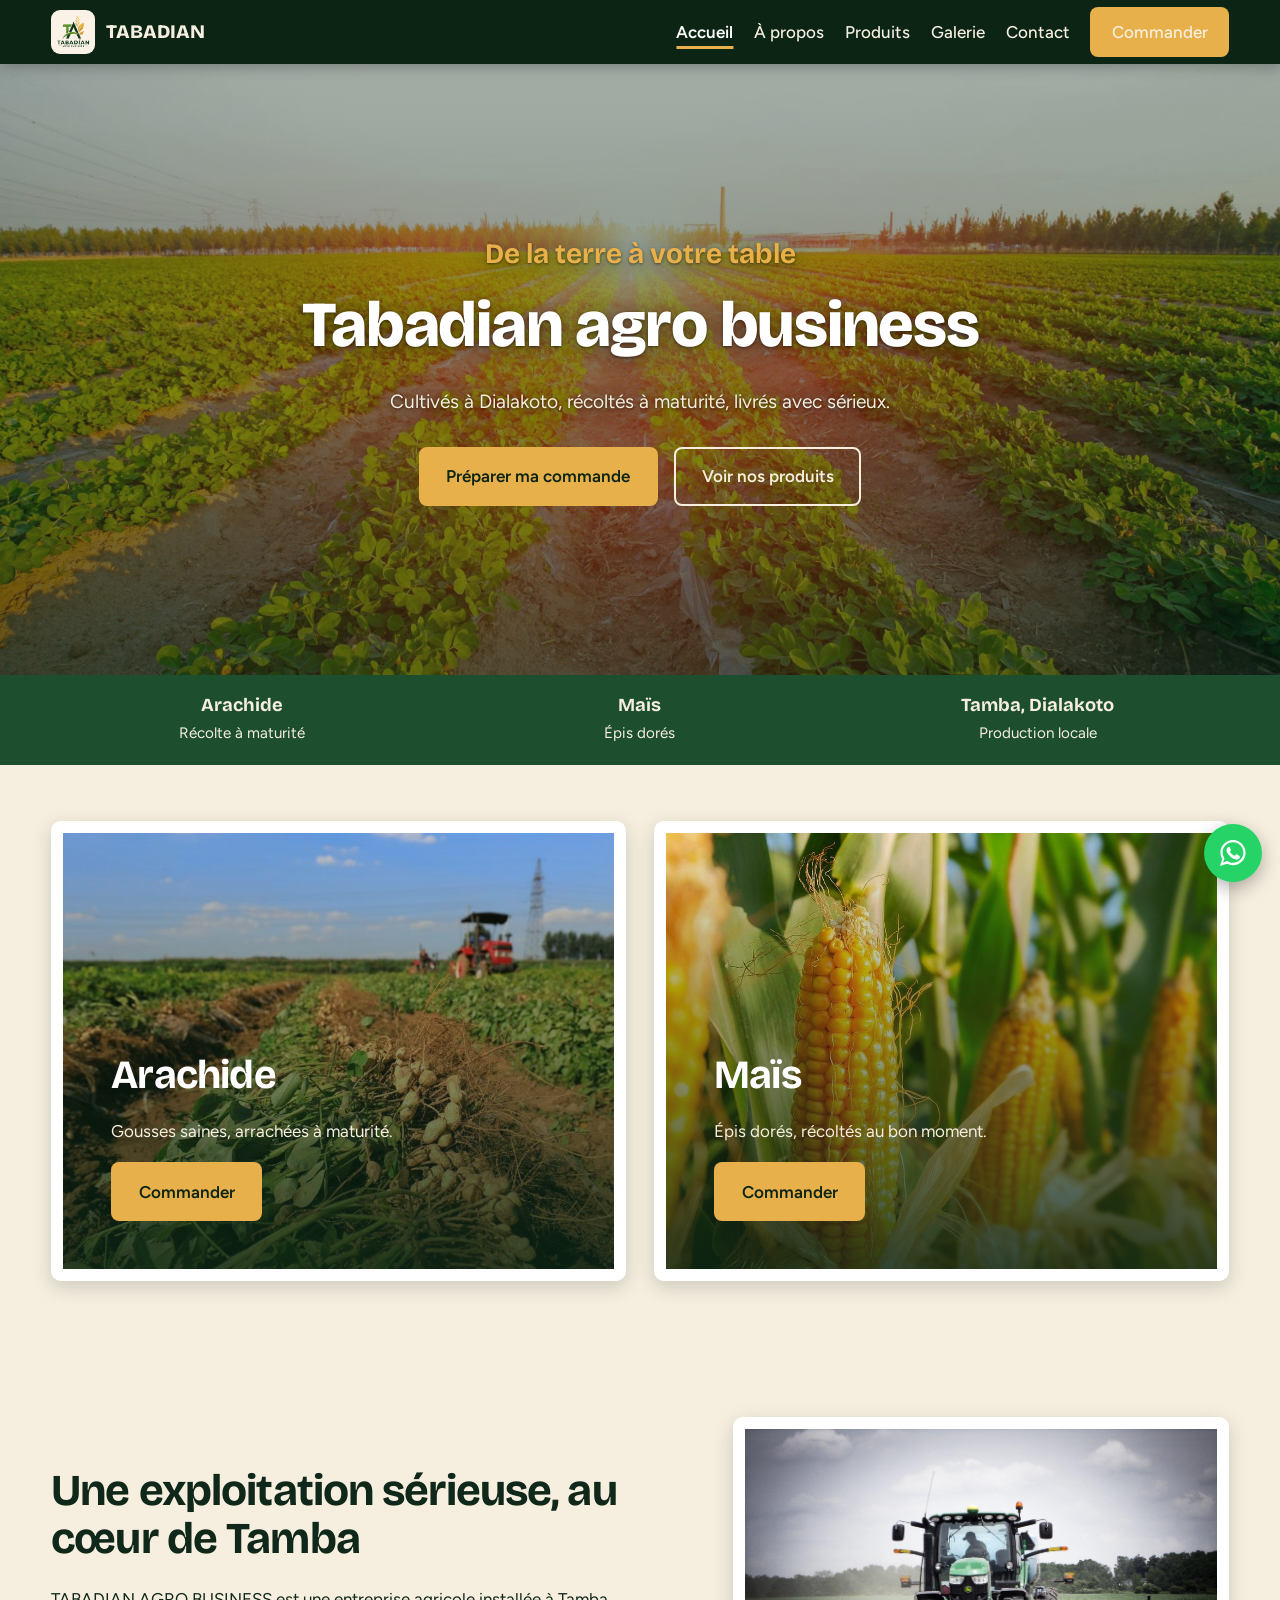
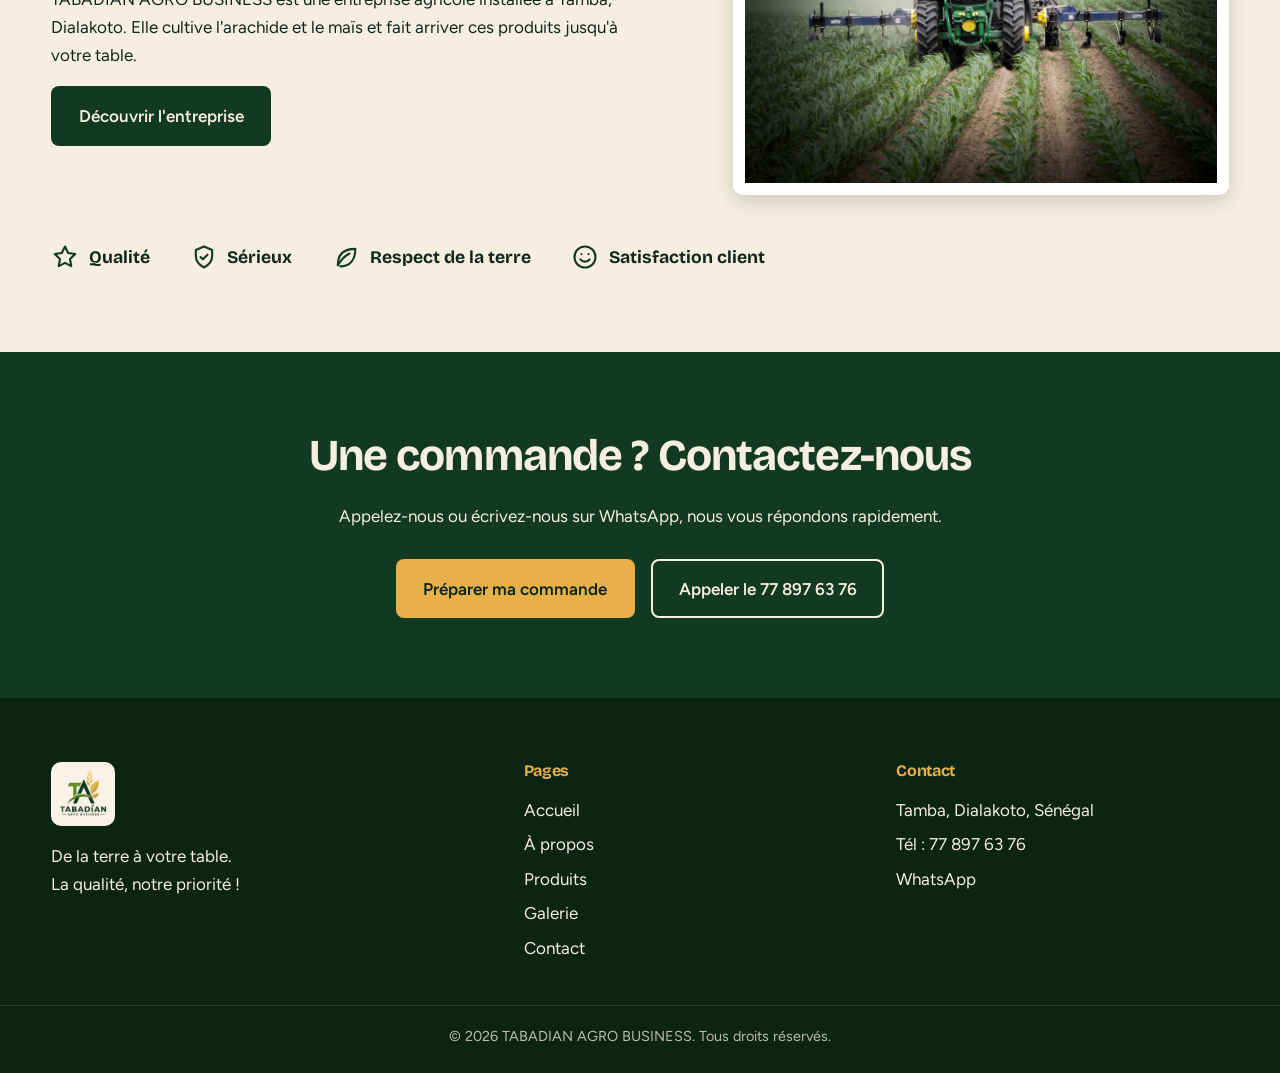
<file: index.html>
<!DOCTYPE html>
<html lang="fr">
<head>
<meta charset="UTF-8">
<meta name="viewport" content="width=device-width, initial-scale=1">
<title>Accueil | TABADIAN AGRO BUSINESS</title>
<meta name="description" content="Arachide et maïs cultivés à Tamba, Dialakoto (Sénégal). De la terre à votre table.">
<link rel="preconnect" href="https://fonts.googleapis.com">
<link rel="preconnect" href="https://fonts.gstatic.com" crossorigin>
<link href="https://fonts.googleapis.com/css2?family=Bricolage+Grotesque:opsz,wght@12..96,500;12..96,700;12..96,800&family=Figtree:wght@400;500;600&display=swap" rel="stylesheet">
<link rel="stylesheet" href="css/style.css">
<script src="js/main.js" defer></script>
</head>
<body>
<header id="top">
  <nav class="w nav" aria-label="Navigation principale">
    <a class="logo" href="index.html"><img src="images/logo.jpg" alt="Logo TABADIAN AGRO BUSINESS" width="44" height="44"><span>TABADIAN</span></a>
    <button class="burger" aria-label="Ouvrir le menu" aria-expanded="false"><span></span><span></span><span></span></button>
    <ul class="menu"><li><a href="index.html" aria-current="page">Accueil</a></li><li><a href="a-propos.html">À propos</a></li><li><a href="productions.html">Produits</a></li><li><a href="galerie.html">Galerie</a></li><li><a href="contact.html">Contact</a></li><li><a class="btn or" href="productions.html#commande">Commander</a></li></ul>
  </nav>
</header>
<main>
<section class="hero" id="accueil">
  <div class="w">
    <p class="sl">De la terre à votre table</p>
    <h1>Tabadian agro business</h1>
    <p>Cultivés à Dialakoto, récoltés à maturité, livrés avec sérieux.</p>
    <div class="act"><a class="btn or" href="productions.html#commande">Préparer ma commande</a><a class="btn ligne" href="#produits">Voir nos produits</a></div>
  </div>
</section>
<div class="bande"><div class="w">
  <div><b>Arachide</b><span>Récolte à maturité</span></div>
  <div><b>Maïs</b><span>Épis dorés</span></div>
  <div><b>Tamba, Dialakoto</b><span>Production locale</span></div>
</div></div>
<section class="prod" id="produits" aria-labelledby="t-prod">
  <h2 class="sr" id="t-prod">Nos produits</h2>
  <div style="background-image:url('images/arachide-recolte.jpg')">
    <article><h3>Arachide</h3><p>Gousses saines, arrachées à maturité.</p>
    <a class="btn or" href="productions.html?produit=Arachide#commande" data-produit="Arachide">Commander</a></article>
  </div>
  <div style="background-image:url('images/mais-champ.jpg')">
    <article><h3>Maïs</h3><p>Épis dorés, récoltés au bon moment.</p>
    <a class="btn or" href="productions.html?produit=Ma%C3%AFs#commande" data-produit="Maïs">Commander</a></article>
  </div>
</section>
<section id="histoire"><div class="w">
  <div class="histoire">
    <div><h2>Une exploitation sérieuse, au cœur de Tamba</h2>
      <p>TABADIAN AGRO BUSINESS est une entreprise agricole installée à Tamba, Dialakoto. Elle cultive l'arachide et le maïs et fait arriver ces produits jusqu'à votre table.</p>
      <a class="btn vert" href="a-propos.html">Découvrir l'entreprise</a></div>
    <img src="images/tracteur.jpg" alt="Tracteur travaillant entre les rangées de maïs" width="972" height="729" loading="lazy">
  </div>
  <ul class="valeurs" aria-label="Nos valeurs">
    <li><svg viewBox="0 0 24 24" aria-hidden="true"><path d="M12 3l2.7 5.600 6.100.8-4.500 4.300 1.100 6.100L12 17l-5.400 2.800 1.100-6.100L3.200 9.400l6.100-.8z"/></svg>Qualité</li>
    <li><svg viewBox="0 0 24 24" aria-hidden="true"><path d="M12 3l7 3v5c0 4.500-3 8-7 10-4-2-7-5.500-7-10V6z"/><path d="m9 12 2 2 4-4"/></svg>Sérieux</li>
    <li><svg viewBox="0 0 24 24" aria-hidden="true"><path d="M5 19c0-9 5-14 15-14 0 10-5 15-13 15"/><path d="M5 19c3-5 6-8 10-10"/></svg>Respect de la terre</li>
    <li><svg viewBox="0 0 24 24" aria-hidden="true"><circle cx="12" cy="12" r="9"/><path d="M8 14s1.500 2 4 2 4-2 4-2"/><path d="M9 9.500h.01M15 9.500h.01"/></svg>Satisfaction client</li>
  </ul>
</div></section>
<section class="appel"><div class="w"><h2>Une commande ? Contactez-nous</h2>
  <p>Appelez-nous ou écrivez-nous sur WhatsApp, nous vous répondons rapidement.</p>
  <div class="act"><a class="btn or" href="productions.html#commande">Préparer ma commande</a><a class="btn ligne" href="tel:+221778976376">Appeler le 77 897 63 76</a></div></div></section>
</main>
<footer>
  <div class="w pied">
    <div><img src="images/logo.jpg" alt="Logo TABADIAN AGRO BUSINESS" width="64" height="64" loading="lazy"><p>De la terre à votre table.<br>La qualité, notre priorité !</p></div>
    <div><h3>Pages</h3><ul><li><a href="index.html">Accueil</a></li><li><a href="a-propos.html">À propos</a></li><li><a href="productions.html">Produits</a></li><li><a href="galerie.html">Galerie</a></li><li><a href="contact.html">Contact</a></li></ul></div>
    <div><h3>Contact</h3><ul><li>Tamba, Dialakoto, Sénégal</li><li><a href="tel:+221778976376">Tél : 77 897 63 76</a></li><li><a href="https://wa.me/221778976376" target="_blank" rel="noopener">WhatsApp</a></li></ul></div>
  </div>
  <p class="cp">© 2026 TABADIAN AGRO BUSINESS. Tous droits réservés.</p>
</footer>

<a class="wa" href="https://wa.me/221778976376" target="_blank" rel="noopener" aria-label="Écrire sur WhatsApp"><svg viewBox="0 0 32 32" aria-hidden="true"><path d="M16 3C9 3 3.4 8.6 3.4 15.5c0 2.4.7 4.7 1.9 6.6L3 29l7.100-2.300a12.500 12.500 0 0 0 5.900 1.500c6.900 0 12.600-5.600 12.600-12.500S22.900 3 16 3zm0 22.800c-1.900 0-3.700-.5-5.300-1.500l-.4-.2-4.200 1.400 1.400-4.100-.3-.4a10.200 10.200 0 0 1-1.600-5.500C5.600 9.800 10.300 5.200 16 5.200s10.400 4.600 10.400 10.300S21.700 25.800 16 25.800zm5.700-7.600c-.3-.2-1.800-.9-2.100-1s-.5-.2-.7.200-.8 1-1 1.200-.4.200-.7.100a8.500 8.500 0 0 1-4.200-3.700c-.3-.6.300-.5.900-1.700.1-.2 0-.4 0-.5l-1-2.300c-.2-.6-.5-.5-.7-.5h-.6a1.200 1.200 0 0 0-.9.400 3.800 3.800 0 0 0-1.200 2.800c0 1.700 1.200 3.300 1.400 3.500s2.400 3.700 5.800 5.100c2.100.9 2.900.9 3.900.8.600-.1 1.800-.7 2.100-1.500s.3-1.300.2-1.500-.3-.2-.6-.4z"/></svg></a>
</body>
</html>
</file>
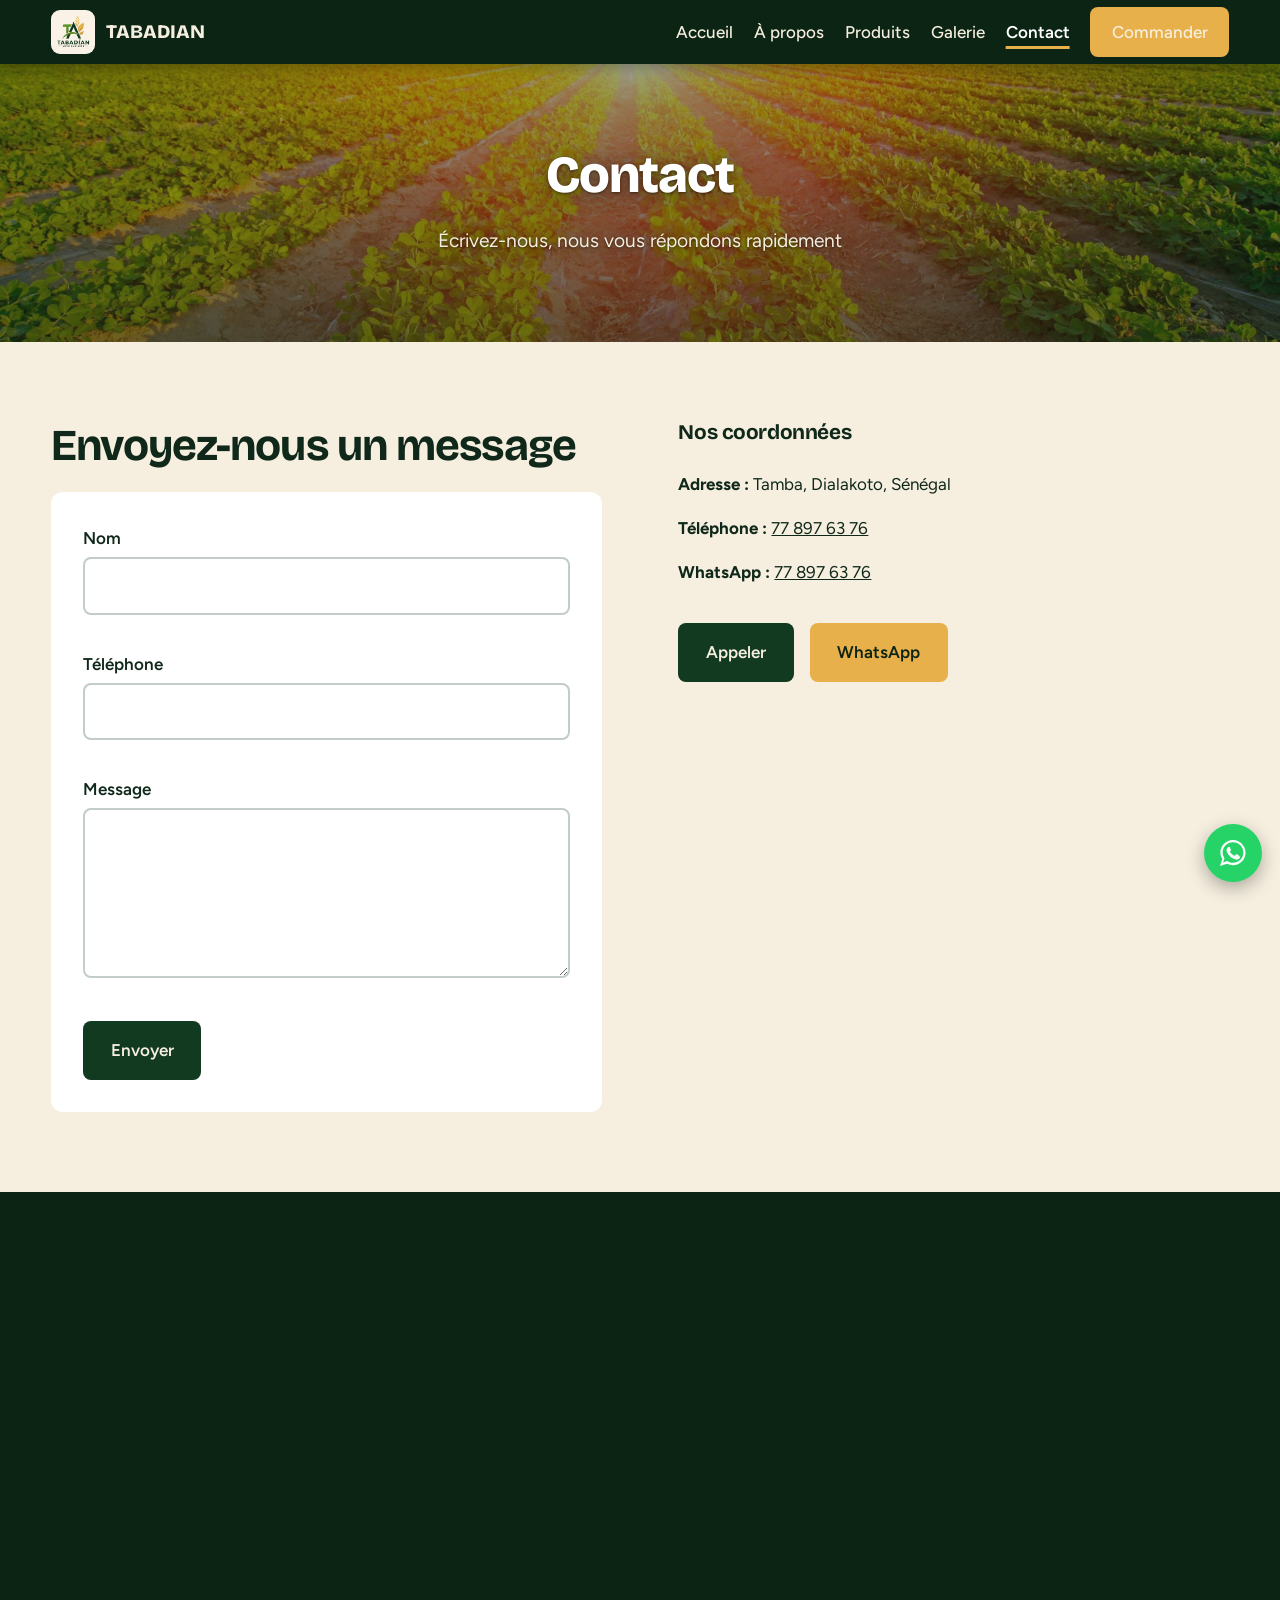
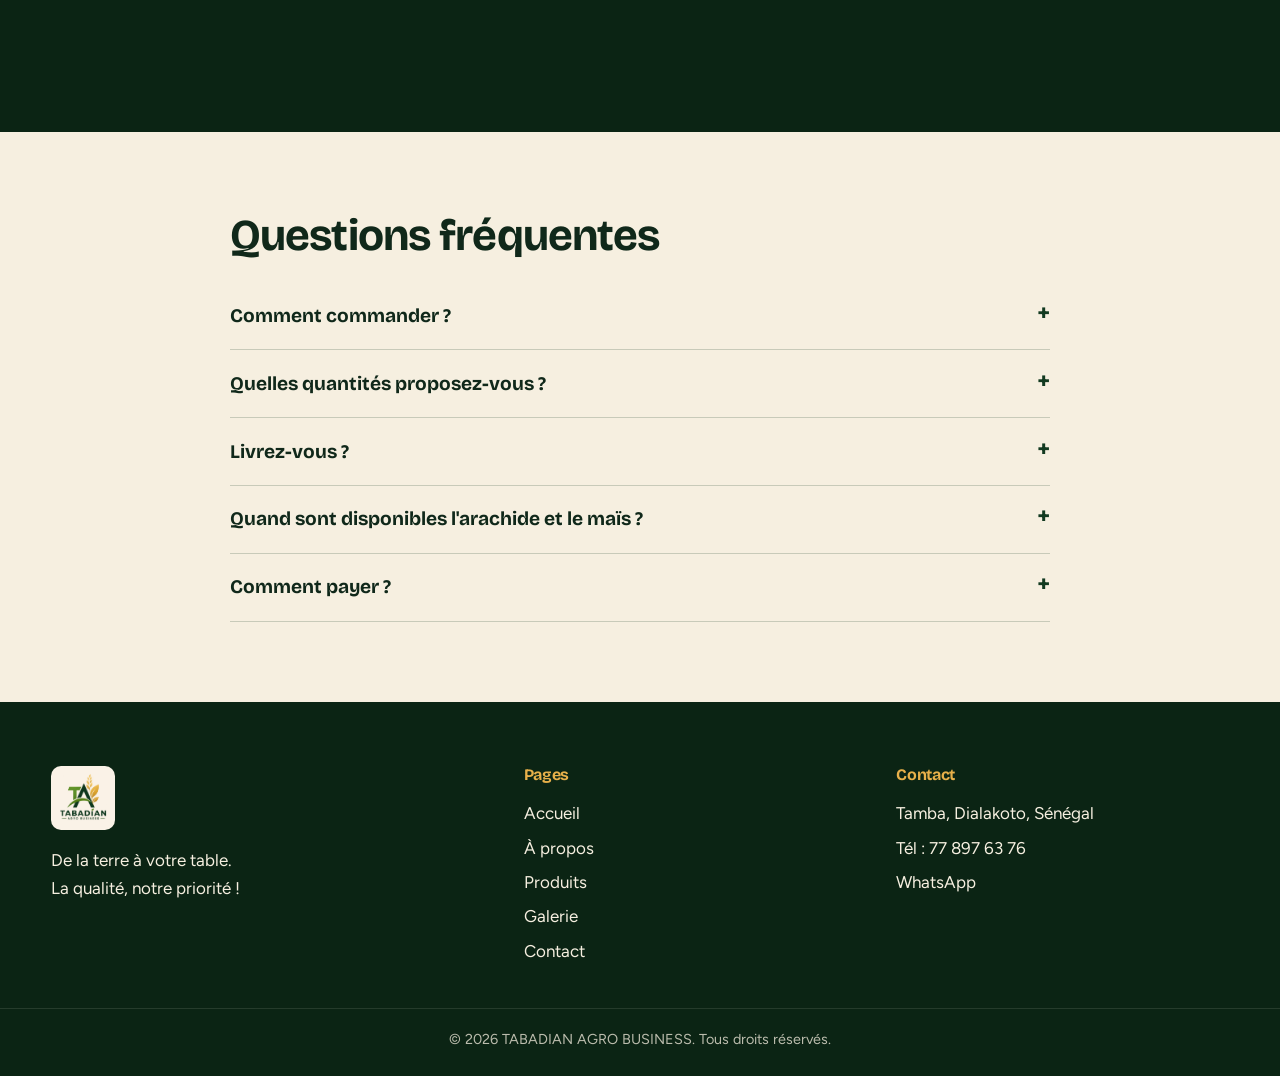
<file: contact.html>
<!DOCTYPE html>
<html lang="fr">
<head>
<meta charset="UTF-8">
<meta name="viewport" content="width=device-width, initial-scale=1">
<title>Contact | TABADIAN AGRO BUSINESS</title>
<meta name="description" content="Contactez TABADIAN AGRO BUSINESS à Tamba, Dialakoto : téléphone, WhatsApp, formulaire et carte.">
<link rel="preconnect" href="https://fonts.googleapis.com">
<link rel="preconnect" href="https://fonts.gstatic.com" crossorigin>
<link href="https://fonts.googleapis.com/css2?family=Bricolage+Grotesque:opsz,wght@12..96,500;12..96,700;12..96,800&family=Figtree:wght@400;500;600&display=swap" rel="stylesheet">
<link rel="stylesheet" href="css/style.css">
<script src="js/main.js" defer></script>
</head>
<body>
<header id="top">
  <nav class="w nav" aria-label="Navigation principale">
    <a class="logo" href="index.html"><img src="images/logo.jpg" alt="Logo TABADIAN AGRO BUSINESS" width="44" height="44"><span>TABADIAN</span></a>
    <button class="burger" aria-label="Ouvrir le menu" aria-expanded="false"><span></span><span></span><span></span></button>
    <ul class="menu"><li><a href="index.html">Accueil</a></li><li><a href="a-propos.html">À propos</a></li><li><a href="productions.html">Produits</a></li><li><a href="galerie.html">Galerie</a></li><li><a href="contact.html" aria-current="page">Contact</a></li><li><a class="btn or" href="productions.html#commande">Commander</a></li></ul>
  </nav>
</header>
<main>
<section class="hero hero-page"><div class="w"><h1>Contact</h1><p>Écrivez-nous, nous vous répondons rapidement</p></div></section>
<section><div class="w cmd">
  <div><h2>Envoyez-nous un message</h2>
    <form id="form-contact" novalidate>
      <div class="ch"><label for="nom">Nom</label><input id="nom" name="nom" autocomplete="name"><div class="er" data-erreur="nom"></div></div>
      <div class="ch"><label for="telephone">Téléphone</label><input id="telephone" name="telephone" type="tel" autocomplete="tel"><div class="er" data-erreur="telephone"></div></div>
      <div class="ch"><label for="message">Message</label><textarea id="message" name="message" rows="5"></textarea><div class="er" data-erreur="message"></div></div>
      <button class="btn vert" type="submit">Envoyer</button>
    </form>
    <div class="succes" role="status"><b>Merci, votre message est prêt.</b><br>Pour qu'il nous parvienne, envoyez-le sur WhatsApp :
      <br><a id="lien-wa-envoi" class="btn or" style="margin-top:.7rem" href="https://wa.me/221778976376" target="_blank" rel="noopener">Envoyer sur WhatsApp</a></div></div>
  <div><h3>Nos coordonnées</h3>
    <ul class="contact-liste" style="list-style:none;padding:0"><li style="padding:.5rem 0"><b>Adresse :</b> Tamba, Dialakoto, Sénégal</li>
    <li style="padding:.5rem 0"><b>Téléphone :</b> <a href="tel:+221778976376">77 897 63 76</a></li>
    <li style="padding:.5rem 0"><b>WhatsApp :</b> <a href="https://wa.me/221778976376" target="_blank" rel="noopener">77 897 63 76</a></li></ul>
    <div class="act"><a class="btn vert" href="tel:+221778976376">Appeler</a><a class="btn or" href="https://wa.me/221778976376" target="_blank" rel="noopener">WhatsApp</a></div></div>
</div></section>
<section class="sombre"><div class="w contact" style="grid-template-columns:1fr">
  <iframe title="Carte de Dialakoto" loading="lazy" referrerpolicy="no-referrer-when-downgrade" src="https://www.google.com/maps?q=Dialakoto,Senegal&amp;output=embed"></iframe>
</div></section>
<section id="faq"><div class="w faq">
  <h2>Questions fréquentes</h2>
  <details><summary>Comment commander ?</summary><p>Remplissez le formulaire de commande ou écrivez-nous sur WhatsApp au 77 897 63 76.</p></details>
  <details><summary>Quelles quantités proposez-vous ?</summary><p>Nous vendons en gros comme en petite quantité. Indiquez la quantité souhaitée dans votre commande et nous confirmons la disponibilité.</p></details>
  <details><summary>Livrez-vous ?</summary><p>Retrait possible à Tamba. Pour une livraison, indiquez votre lieu dans votre message et nous confirmons les conditions.</p></details>
  <details><summary>Quand sont disponibles l'arachide et le maïs ?</summary><p>Après la récolte de l'hivernage. Écrivez-nous pour connaître les disponibilités du moment.</p></details>
  <details><summary>Comment payer ?</summary><p>Contactez-nous sur WhatsApp ou par téléphone au 77 897 63 76 pour convenir du paiement.</p></details>
</div></section>
</main>
<footer>
  <div class="w pied">
    <div><img src="images/logo.jpg" alt="Logo TABADIAN AGRO BUSINESS" width="64" height="64" loading="lazy"><p>De la terre à votre table.<br>La qualité, notre priorité !</p></div>
    <div><h3>Pages</h3><ul><li><a href="index.html">Accueil</a></li><li><a href="a-propos.html">À propos</a></li><li><a href="productions.html">Produits</a></li><li><a href="galerie.html">Galerie</a></li><li><a href="contact.html">Contact</a></li></ul></div>
    <div><h3>Contact</h3><ul><li>Tamba, Dialakoto, Sénégal</li><li><a href="tel:+221778976376">Tél : 77 897 63 76</a></li><li><a href="https://wa.me/221778976376" target="_blank" rel="noopener">WhatsApp</a></li></ul></div>
  </div>
  <p class="cp">© 2026 TABADIAN AGRO BUSINESS. Tous droits réservés.</p>
</footer>

<a class="wa" href="https://wa.me/221778976376" target="_blank" rel="noopener" aria-label="Écrire sur WhatsApp"><svg viewBox="0 0 32 32" aria-hidden="true"><path d="M16 3C9 3 3.4 8.6 3.4 15.5c0 2.4.7 4.7 1.9 6.6L3 29l7.100-2.300a12.500 12.500 0 0 0 5.900 1.500c6.900 0 12.600-5.600 12.600-12.500S22.900 3 16 3zm0 22.800c-1.900 0-3.700-.5-5.300-1.500l-.4-.2-4.200 1.400 1.400-4.100-.3-.4a10.200 10.200 0 0 1-1.600-5.500C5.600 9.800 10.300 5.200 16 5.200s10.400 4.600 10.400 10.300S21.700 25.800 16 25.800zm5.700-7.600c-.3-.2-1.800-.9-2.100-1s-.5-.2-.7.200-.8 1-1 1.200-.4.200-.7.100a8.500 8.500 0 0 1-4.200-3.700c-.3-.6.300-.5.900-1.700.1-.2 0-.4 0-.5l-1-2.300c-.2-.6-.5-.5-.7-.5h-.6a1.200 1.200 0 0 0-.9.400 3.800 3.800 0 0 0-1.200 2.800c0 1.700 1.200 3.300 1.400 3.500s2.400 3.700 5.800 5.100c2.100.9 2.900.9 3.900.8.600-.1 1.800-.7 2.100-1.500s.3-1.300.2-1.500-.3-.2-.6-.4z"/></svg></a>
</body>
</html>
</file>
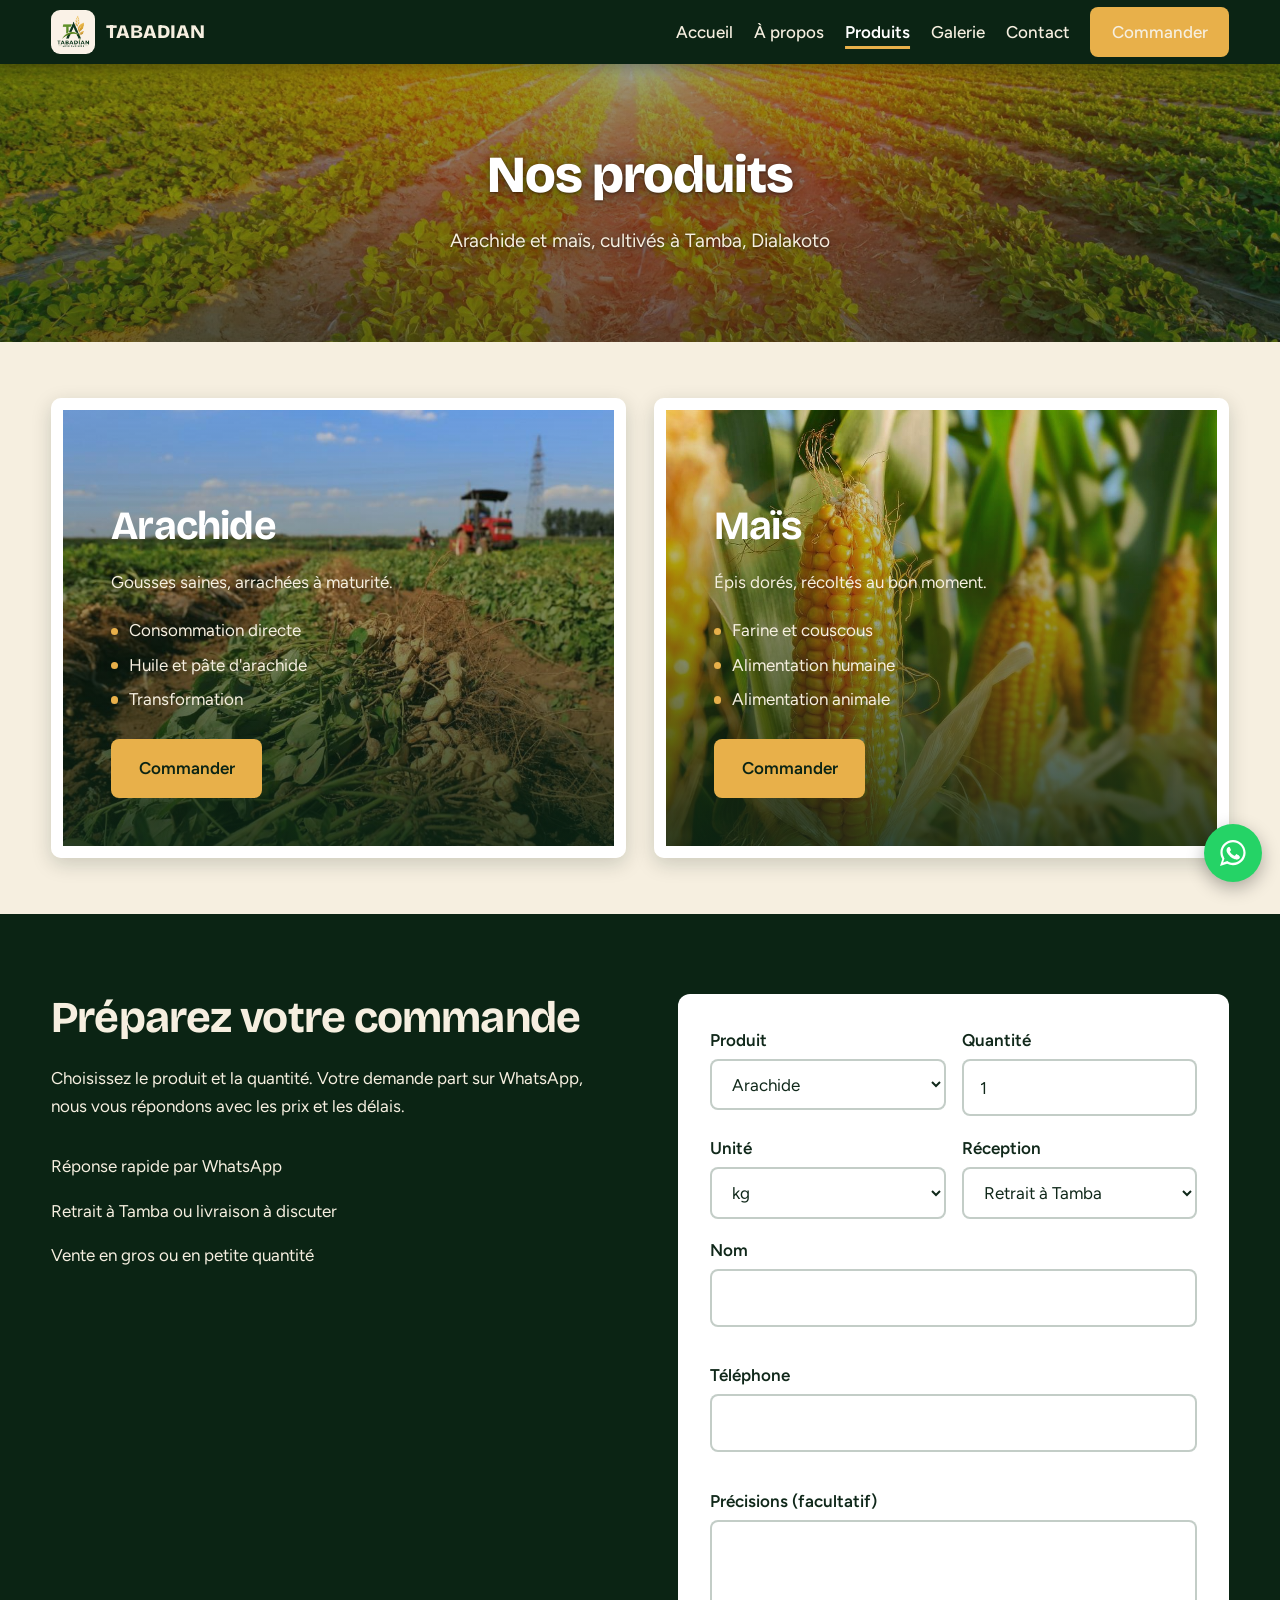
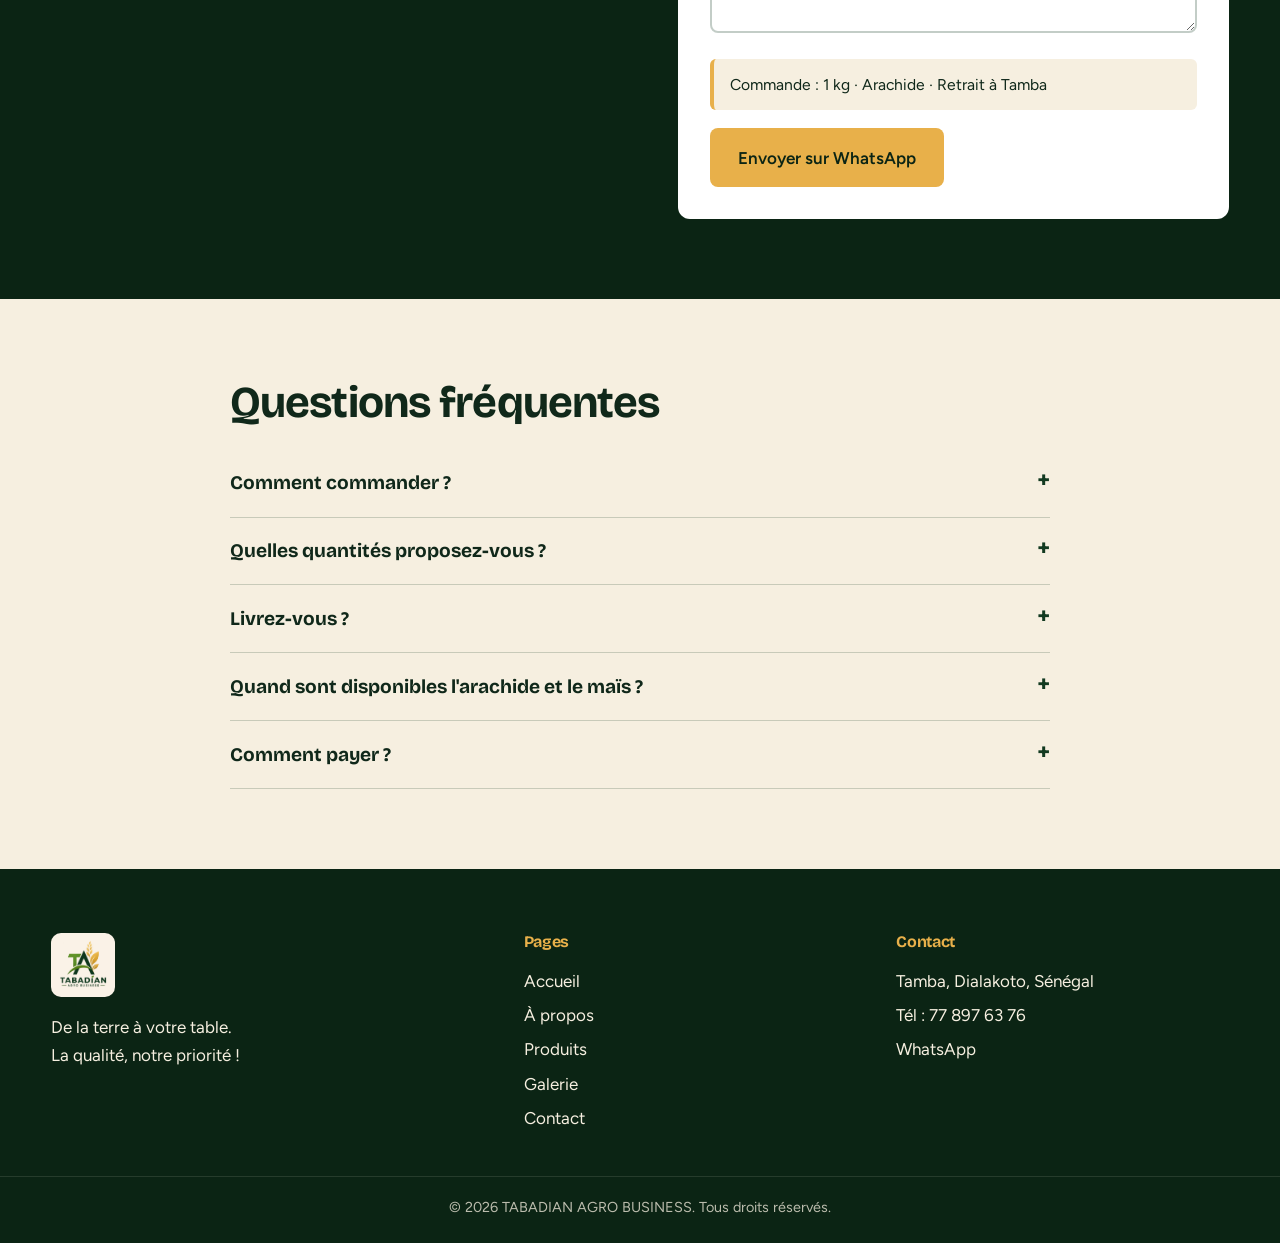
<file: productions.html>
<!DOCTYPE html>
<html lang="fr">
<head>
<meta charset="UTF-8">
<meta name="viewport" content="width=device-width, initial-scale=1">
<title>Produits | TABADIAN AGRO BUSINESS</title>
<meta name="description" content="Arachide et maïs de TABADIAN AGRO BUSINESS : usages et commande par WhatsApp.">
<link rel="preconnect" href="https://fonts.googleapis.com">
<link rel="preconnect" href="https://fonts.gstatic.com" crossorigin>
<link href="https://fonts.googleapis.com/css2?family=Bricolage+Grotesque:opsz,wght@12..96,500;12..96,700;12..96,800&family=Figtree:wght@400;500;600&display=swap" rel="stylesheet">
<link rel="stylesheet" href="css/style.css">
<script src="js/main.js" defer></script>
</head>
<body>
<header id="top">
  <nav class="w nav" aria-label="Navigation principale">
    <a class="logo" href="index.html"><img src="images/logo.jpg" alt="Logo TABADIAN AGRO BUSINESS" width="44" height="44"><span>TABADIAN</span></a>
    <button class="burger" aria-label="Ouvrir le menu" aria-expanded="false"><span></span><span></span><span></span></button>
    <ul class="menu"><li><a href="index.html">Accueil</a></li><li><a href="a-propos.html">À propos</a></li><li><a href="productions.html" aria-current="page">Produits</a></li><li><a href="galerie.html">Galerie</a></li><li><a href="contact.html">Contact</a></li><li><a class="btn or" href="productions.html#commande">Commander</a></li></ul>
  </nav>
</header>
<main>
<section class="hero hero-page"><div class="w"><h1>Nos produits</h1><p>Arachide et maïs, cultivés à Tamba, Dialakoto</p></div></section>
<section class="prod" id="produits" aria-labelledby="t-prod">
  <h2 class="sr" id="t-prod">Nos produits</h2>
  <div style="background-image:url('images/arachide-recolte.jpg')">
    <article><h3>Arachide</h3><p>Gousses saines, arrachées à maturité.</p>
    <ul><li>Consommation directe</li><li>Huile et pâte d'arachide</li><li>Transformation</li></ul>
    <a class="btn or" href="#commande" data-produit="Arachide">Commander</a></article>
  </div>
  <div style="background-image:url('images/mais-champ.jpg')">
    <article><h3>Maïs</h3><p>Épis dorés, récoltés au bon moment.</p>
    <ul><li>Farine et couscous</li><li>Alimentation humaine</li><li>Alimentation animale</li></ul>
    <a class="btn or" href="#commande" data-produit="Maïs">Commander</a></article>
  </div>
</section>
<section class="sombre" id="commande"><div class="w cmd">
  <div><h2>Préparez votre commande</h2>
    <p>Choisissez le produit et la quantité. Votre demande part sur WhatsApp, nous vous répondons avec les prix et les délais.</p>
    <ul class="avantages"><li>Réponse rapide par WhatsApp</li><li>Retrait à Tamba ou livraison à discuter</li><li>Vente en gros ou en petite quantité</li></ul>
  </div>
  <form id="form-cmd" novalidate>
    <div class="duo">
      <div class="ch"><label for="produit">Produit</label><select id="produit"><option>Arachide</option><option>Maïs</option><option>Arachide et maïs</option></select></div>
      <div class="ch"><label for="qte">Quantité</label><input id="qte" type="number" min="1" value="1"></div>
    </div>
    <div class="duo">
      <div class="ch"><label for="unite">Unité</label><select id="unite"><option>kg</option><option>sacs</option><option>tonnes</option></select></div>
      <div class="ch"><label for="mode">Réception</label><select id="mode"><option>Retrait à Tamba</option><option>Livraison</option></select></div>
    </div>
    <div class="ch"><label for="nom">Nom</label><input id="nom" autocomplete="name"><div class="er" data-e="nom"></div></div>
    <div class="ch"><label for="tel">Téléphone</label><input id="tel" type="tel" autocomplete="tel"><div class="er" data-e="tel"></div></div>
    <div class="ch"><label for="msg">Précisions (facultatif)</label><textarea id="msg" rows="3"></textarea></div>
    <div class="recap" id="recap"></div>
    <button class="btn or" type="submit">Envoyer sur WhatsApp</button>
  </form>
</div></section>
<section id="faq"><div class="w faq">
  <h2>Questions fréquentes</h2>
  <details><summary>Comment commander ?</summary><p>Remplissez le formulaire de commande ou écrivez-nous sur WhatsApp au 77 897 63 76.</p></details>
  <details><summary>Quelles quantités proposez-vous ?</summary><p>Nous vendons en gros comme en petite quantité. Indiquez la quantité souhaitée dans votre commande et nous confirmons la disponibilité.</p></details>
  <details><summary>Livrez-vous ?</summary><p>Retrait possible à Tamba. Pour une livraison, indiquez votre lieu dans votre message et nous confirmons les conditions.</p></details>
  <details><summary>Quand sont disponibles l'arachide et le maïs ?</summary><p>Après la récolte de l'hivernage. Écrivez-nous pour connaître les disponibilités du moment.</p></details>
  <details><summary>Comment payer ?</summary><p>Contactez-nous sur WhatsApp ou par téléphone au 77 897 63 76 pour convenir du paiement.</p></details>
</div></section>
</main>
<footer>
  <div class="w pied">
    <div><img src="images/logo.jpg" alt="Logo TABADIAN AGRO BUSINESS" width="64" height="64" loading="lazy"><p>De la terre à votre table.<br>La qualité, notre priorité !</p></div>
    <div><h3>Pages</h3><ul><li><a href="index.html">Accueil</a></li><li><a href="a-propos.html">À propos</a></li><li><a href="productions.html">Produits</a></li><li><a href="galerie.html">Galerie</a></li><li><a href="contact.html">Contact</a></li></ul></div>
    <div><h3>Contact</h3><ul><li>Tamba, Dialakoto, Sénégal</li><li><a href="tel:+221778976376">Tél : 77 897 63 76</a></li><li><a href="https://wa.me/221778976376" target="_blank" rel="noopener">WhatsApp</a></li></ul></div>
  </div>
  <p class="cp">© 2026 TABADIAN AGRO BUSINESS. Tous droits réservés.</p>
</footer>

<a class="wa" href="https://wa.me/221778976376" target="_blank" rel="noopener" aria-label="Écrire sur WhatsApp"><svg viewBox="0 0 32 32" aria-hidden="true"><path d="M16 3C9 3 3.4 8.6 3.4 15.5c0 2.4.7 4.7 1.9 6.6L3 29l7.100-2.300a12.500 12.500 0 0 0 5.900 1.500c6.900 0 12.600-5.600 12.600-12.500S22.900 3 16 3zm0 22.800c-1.900 0-3.700-.5-5.300-1.500l-.4-.2-4.200 1.400 1.400-4.100-.3-.4a10.200 10.200 0 0 1-1.600-5.500C5.600 9.800 10.300 5.200 16 5.200s10.400 4.600 10.400 10.300S21.700 25.800 16 25.800zm5.700-7.600c-.3-.2-1.800-.9-2.100-1s-.5-.2-.7.200-.8 1-1 1.200-.4.200-.7.100a8.500 8.500 0 0 1-4.200-3.700c-.3-.6.300-.5.900-1.700.1-.2 0-.4 0-.5l-1-2.300c-.2-.6-.5-.5-.7-.5h-.6a1.200 1.200 0 0 0-.9.400 3.800 3.800 0 0 0-1.200 2.800c0 1.700 1.200 3.300 1.400 3.500s2.400 3.700 5.800 5.100c2.100.9 2.900.9 3.900.8.600-.1 1.800-.7 2.100-1.500s.3-1.300.2-1.500-.3-.2-.6-.4z"/></svg></a>
</body>
</html>
</file>
<file: css/style.css>
/* ============================================================
   TABADIAN AGRO BUSINESS (version pro)
   Palette : vert forêt + doré (2 accents). Polices : Bricolage Grotesque + Figtree.
   ============================================================ */
:root{--nuit:#0b2414;--foret:#123a20;--foret-2:#1d4f2e;--feuille:#6a9a2b;--or:#e8b04a;--sable:#f6efe0;--blanc:#fff;--encre:#10281a;--titre:"Bricolage Grotesque",Georgia,sans-serif;--texte:"Figtree",system-ui,sans-serif;--h-entete:62px}
*,*::before,*::after{box-sizing:border-box}
html{scroll-behavior:smooth;scroll-padding-top:calc(var(--h-entete) + 1rem)}
body{margin:0;font-family:var(--texte);color:var(--encre);background:var(--sable);line-height:1.65;font-size:1.0625rem}
img{max-width:100%;display:block}
a{color:inherit}
h1,h2,h3{font-family:var(--titre);line-height:1.1;margin:0 0 .5em;letter-spacing:-.02em}
h1{font-size:clamp(2.2rem,6vw,4rem);font-weight:800}
h2{font-size:clamp(1.8rem,4vw,2.75rem);font-weight:700}
h3{font-size:1.3rem;font-weight:700}
p{margin:0 0 1em;max-width:60ch}
.w{width:min(1180px,92%);margin-inline:auto}
section{padding:clamp(3rem,7vw,5rem) 0}
.sr{position:absolute;width:1px;height:1px;overflow:hidden;clip:rect(0 0 0 0);white-space:nowrap}

/* Boutons */
.btn{display:inline-block;padding:.85rem 1.6rem;border-radius:8px;font:inherit;font-weight:600;text-decoration:none;border:2px solid transparent;cursor:pointer;transition:transform .2s,background .2s,color .2s}
.btn:hover{transform:translateY(-2px)}
.or{background:var(--or);color:var(--nuit)}
.or:hover{background:#f2c065}
.vert{background:var(--foret);color:var(--sable)}
.vert:hover{background:var(--foret-2)}
.ligne{border-color:var(--sable);color:var(--sable)}
.ligne:hover{background:var(--sable);color:var(--nuit)}
:focus-visible{outline:3px solid var(--or);outline-offset:3px}

/* Entête fixe, fond plein */
header{position:fixed;inset:0 0 auto 0;z-index:50;background:var(--nuit);box-shadow:0 2px 14px rgba(0,0,0,.3)}
.nav{display:flex;align-items:center;justify-content:space-between;min-height:var(--h-entete);padding:.45rem 0}
.logo{display:flex;align-items:center;gap:.7rem;text-decoration:none;color:var(--sable);font-family:var(--titre);font-weight:800;font-size:1.2rem}
.logo img{width:44px;height:44px;border-radius:9px;object-fit:cover}
.menu{display:flex;gap:1.3rem;list-style:none;margin:0;padding:0;align-items:center}
.menu a{color:var(--sable);text-decoration:none;font-weight:500}
.menu a:not(.btn):hover{color:var(--or)}
.menu a[aria-current="page"]:not(.btn){color:var(--blanc);font-weight:600;text-decoration:underline;text-decoration-color:var(--or);text-decoration-thickness:3px;text-underline-offset:8px}
.menu .btn{padding:.55rem 1.2rem}
.burger{display:none;background:none;border:0;width:44px;height:44px;cursor:pointer}
.burger span{display:block;height:3px;background:var(--sable);margin:6px 8px;border-radius:2px}
@media(max-width:900px){
  .burger{display:block}
  .menu{position:absolute;left:0;right:0;top:100%;flex-direction:column;align-items:stretch;gap:0;background:var(--nuit);max-height:0;overflow:hidden;visibility:hidden;padding-inline:4%;box-shadow:0 10px 14px rgba(0,0,0,.25);transition:max-height .3s,visibility .3s}
  .menu.ouvert{max-height:480px;visibility:visible;padding-bottom:1rem}
  .menu li{padding:.55rem 0}
  .menu .btn{display:block;text-align:center}
  .menu a[aria-current="page"]:not(.btn){display:inline-block}
}

/* Bannière (accueil + pages) */
.hero{min-height:75vh;display:flex;align-items:center;justify-content:center;text-align:center;color:var(--blanc);padding:calc(var(--h-entete) + 3rem) 0 3rem;background:linear-gradient(rgba(10,36,18,.35),rgba(10,36,18,.6)),url("../images/champ-arachide.jpg") center 60%/cover no-repeat var(--nuit)}
.hero h1,.hero p{text-shadow:0 1px 3px rgba(0,0,0,.5),0 2px 22px rgba(0,0,0,.4)}
.hero h1{color:var(--blanc);margin-bottom:.4em}
.hero p{font-size:1.2rem;color:var(--sable);margin-inline:auto;max-width:46ch}
.hero .sl{color:var(--or);font-family:var(--titre);font-weight:700;font-size:clamp(1.2rem,3vw,1.75rem);margin-bottom:.8rem}
.hero.hero-page{min-height:38vh;padding:calc(var(--h-entete) + 2.5rem) 0 2.5rem}
.hero.hero-page h1{font-size:clamp(2.2rem,5vw,3.25rem)}
.hero.hero-page p{margin-bottom:0}
@media(max-width:760px){.hero{min-height:60vh}}
.act{display:flex;flex-wrap:wrap;gap:1rem;margin-top:1.8rem}
.hero .act{justify-content:center}

/* Bande dorée */
.bande{background:var(--foret-2);color:var(--sable);padding:1.2rem 0}
.bande .w{display:grid;grid-template-columns:repeat(3,1fr);gap:1rem;text-align:center}
.bande b{font-family:var(--titre);font-size:1.15rem;display:block;line-height:1.3}
.bande span{font-size:.95rem}
@media(max-width:600px){.bande b{font-size:1rem}.bande span{font-size:.85rem;line-height:1.3;display:block}}

/* Produits */
.prod{display:grid;grid-template-columns:1fr 1fr;gap:1.75rem;width:min(1180px,92%);margin-inline:auto;padding:clamp(2rem,5vw,3.5rem) 0;background:var(--sable)}
.prod>div{position:relative;display:flex;align-items:flex-end;padding:clamp(1.8rem,4vw,3rem);color:var(--sable);background-size:cover;background-position:center;min-height:460px;border:12px solid #fff;border-radius:10px;overflow:hidden;box-shadow:0 6px 20px rgba(11,36,20,.18)}
.prod>div::before{content:"";position:absolute;inset:0;background:linear-gradient(180deg,rgba(11,36,20,.05),rgba(11,36,20,.85))}
.prod>div>*{position:relative}
.prod h3{font-size:clamp(1.8rem,4vw,2.5rem);color:var(--blanc)}
.prod p{max-width:34ch}
.prod ul{list-style:none;padding:0;margin:0 0 1.4rem}
.prod li{padding:.2rem 0 .2rem 1.1rem;position:relative}
.prod li::before{content:"";position:absolute;left:0;top:.85em;width:.45rem;height:.45rem;border-radius:50%;background:var(--or)}
@media(max-width:760px){.prod{grid-template-columns:1fr;gap:1.5rem}.prod>div{min-height:380px;border-width:10px}}

/* Entreprise */
.histoire{display:grid;grid-template-columns:1.1fr .9fr;gap:clamp(2rem,6vw,5rem);align-items:center}
.histoire img{border:12px solid #fff;border-radius:10px;box-shadow:0 6px 20px rgba(11,36,20,.18);width:100%;height:100%;max-height:480px;object-fit:cover}
@media(max-width:820px){.histoire img{border-width:10px}}
@media(max-width:820px){.histoire{grid-template-columns:1fr}}
.valeurs{display:flex;flex-wrap:wrap;gap:1rem 2.5rem;list-style:none;padding:0;margin:clamp(2rem,5vw,3rem) 0 0}
.valeurs li{display:flex;align-items:center;gap:.6rem;font-family:var(--titre);font-weight:700;font-size:1.1rem}
.valeurs svg{width:28px;height:28px;flex:none;fill:none;stroke:var(--foret);stroke-width:1.8;stroke-linecap:round;stroke-linejoin:round}
.detail{display:grid;grid-template-columns:repeat(auto-fit,minmax(220px,1fr));gap:2rem;margin-top:clamp(2rem,5vw,3rem)}
.detail p{margin:0}
.sombre{background:var(--nuit);color:var(--sable)}
.sombre h2,.sombre h3{color:var(--sable)}

/* Cycle d'une campagne (a-propos) */
.etapes{list-style:none;padding:0;margin:3rem 0 0;display:grid;grid-template-columns:repeat(auto-fit,minmax(190px,1fr));gap:0;counter-reset:e}
.etapes li{counter-increment:e;position:relative;padding:3rem 1.2rem 1.5rem 0;border-top:2px solid var(--foret)}
.etapes li::before{content:counter(e);position:absolute;top:-1.1rem;left:0;width:2.2rem;height:2.2rem;border-radius:50%;background:var(--or);color:var(--nuit);display:grid;place-items:center;font-weight:800;font-family:var(--titre)}
.etapes p{font-size:.98rem;margin:0}

/* Galerie */
.mosaique{display:grid;grid-template-columns:repeat(4,1fr);grid-auto-rows:210px;gap:.7rem;margin-top:1rem}
.mosaique button{border:0;padding:0;border-radius:8px;overflow:hidden;cursor:zoom-in;background:none}
.mosaique button:nth-child(1){grid-column:span 2;grid-row:span 2}
.mosaique button:nth-child(4){grid-column:span 2}
.mosaique img{width:100%;height:100%;object-fit:cover;transition:transform .5s}
.mosaique button:hover img{transform:scale(1.06)}
@media(max-width:700px){.mosaique{grid-template-columns:repeat(2,1fr);grid-auto-rows:160px}}
.lb{position:fixed;inset:0;background:rgba(5,20,10,.94);display:none;align-items:center;justify-content:center;z-index:100;padding:1rem}
.lb.actif{display:flex}
.lb img{max-height:84vh;max-width:92vw;border-radius:8px}
.lb button{position:absolute;background:rgba(255,255,255,.15);color:#fff;border:0;width:48px;height:48px;border-radius:50%;font-size:1.5rem;cursor:pointer}
.lb button:hover{background:var(--or);color:var(--nuit)}
.lb .p{left:1rem}.lb .s{right:1rem}.lb .x{top:1rem;right:1rem}

/* Commande + formulaires */
.cmd{display:grid;grid-template-columns:1fr 1fr;gap:clamp(2rem,6vw,5rem);align-items:start}
@media(max-width:820px){.cmd{grid-template-columns:1fr}}
form{background:var(--blanc);padding:2rem;border-radius:12px;color:var(--encre)}
.ch{margin-bottom:1.1rem}
label{display:block;font-weight:600;margin-bottom:.3rem}
input,select,textarea{width:100%;padding:.8rem 1rem;border:2px solid rgba(18,58,32,.25);border-radius:8px;font:inherit;background:#fff;color:var(--encre)}
input:focus,select:focus,textarea:focus{border-color:var(--foret);outline:3px solid var(--or);outline-offset:1px}
.duo{display:grid;grid-template-columns:1fr 1fr;gap:1rem}
@media(max-width:420px){.duo{grid-template-columns:1fr;gap:0}}
.er{color:#b3261e;font-size:.9rem;min-height:1.2em}
.recap{background:var(--sable);border-left:4px solid var(--or);padding:.8rem 1rem;border-radius:6px;margin-bottom:1.1rem;font-size:.98rem}
.avantages{list-style:none;padding:0;margin:1.5rem 0 0}
.avantages li{padding:.5rem 0}
.succes{display:none;background:#e3f2d3;border:2px solid var(--foret);padding:1rem;border-radius:8px;margin-top:1rem;color:var(--encre)}
.succes.visible{display:block}

/* FAQ */
details{border-bottom:1px solid rgba(18,58,32,.2);padding:1.1rem 0}
summary{cursor:pointer;font-family:var(--titre);font-weight:700;font-size:1.2rem;list-style:none;display:flex;justify-content:space-between;gap:1rem}
summary::-webkit-details-marker{display:none}
summary::after{content:"+";color:var(--foret);font-size:1.6rem;line-height:1}
details[open] summary::after{content:"−"}
details p{margin:.8rem 0 0}
.faq{max-width:820px}

/* Contact */
.contact{display:grid;grid-template-columns:1fr 1.2fr;gap:clamp(2rem,5vw,4rem);align-items:center}
.contact iframe{width:100%;height:380px;border:0;border-radius:12px}
.contact ul{list-style:none;padding:0}
.contact li{padding:.5rem 0}
@media(max-width:820px){.contact{grid-template-columns:1fr}}

/* À propos : portrait */
.prop{display:grid;grid-template-columns:.9fr 1.1fr;gap:clamp(2rem,6vw,5rem);align-items:center}
.prop.sans-photo{grid-template-columns:1fr}
.prop .portrait{background:var(--foret);border-radius:8px;overflow:hidden}
.prop .portrait img{width:100%;max-height:480px;object-fit:cover}
@media(max-width:820px){.prop{grid-template-columns:1fr}}

/* Appel à l'action */
.appel{background:var(--foret);color:var(--sable);text-align:center}
.appel h2{color:var(--sable)}
.appel p{margin-inline:auto}
.appel .act{justify-content:center}

/* Pied de page : 3 colonnes */
footer{background:var(--nuit);color:var(--sable);padding:clamp(3rem,6vw,4rem) 0 1.5rem}
.pied{display:grid;grid-template-columns:1.3fr 1fr 1fr;gap:2.5rem}
.pied img{width:64px;height:64px;border-radius:10px;object-fit:cover;margin-bottom:1rem}
.pied h3{font-size:1rem;color:var(--or);margin-bottom:.8rem}
.pied p{margin:0}
.pied ul{list-style:none;padding:0;margin:0}
.pied li{padding:.2rem 0}
footer a{text-decoration:none}
footer a:hover{color:var(--or);text-decoration:underline}
.cp{text-align:center;font-size:.9rem;opacity:.75;margin:2.5rem auto 0;padding-top:1.2rem;border-top:1px solid rgba(246,239,224,.15);max-width:none}
@media(max-width:760px){.pied{grid-template-columns:1fr;gap:2rem}footer{padding-bottom:5rem}}

/* WhatsApp flottant */
.wa{position:fixed;right:1.1rem;bottom:1.1rem;z-index:60;width:58px;height:58px;border-radius:50%;background:#25d366;display:grid;place-items:center;box-shadow:0 6px 18px rgba(0,0,0,.3)}
.wa svg{width:32px;height:32px;fill:#fff}
@media(prefers-reduced-motion:reduce){*{transition:none!important;scroll-behavior:auto!important}}
</file>
